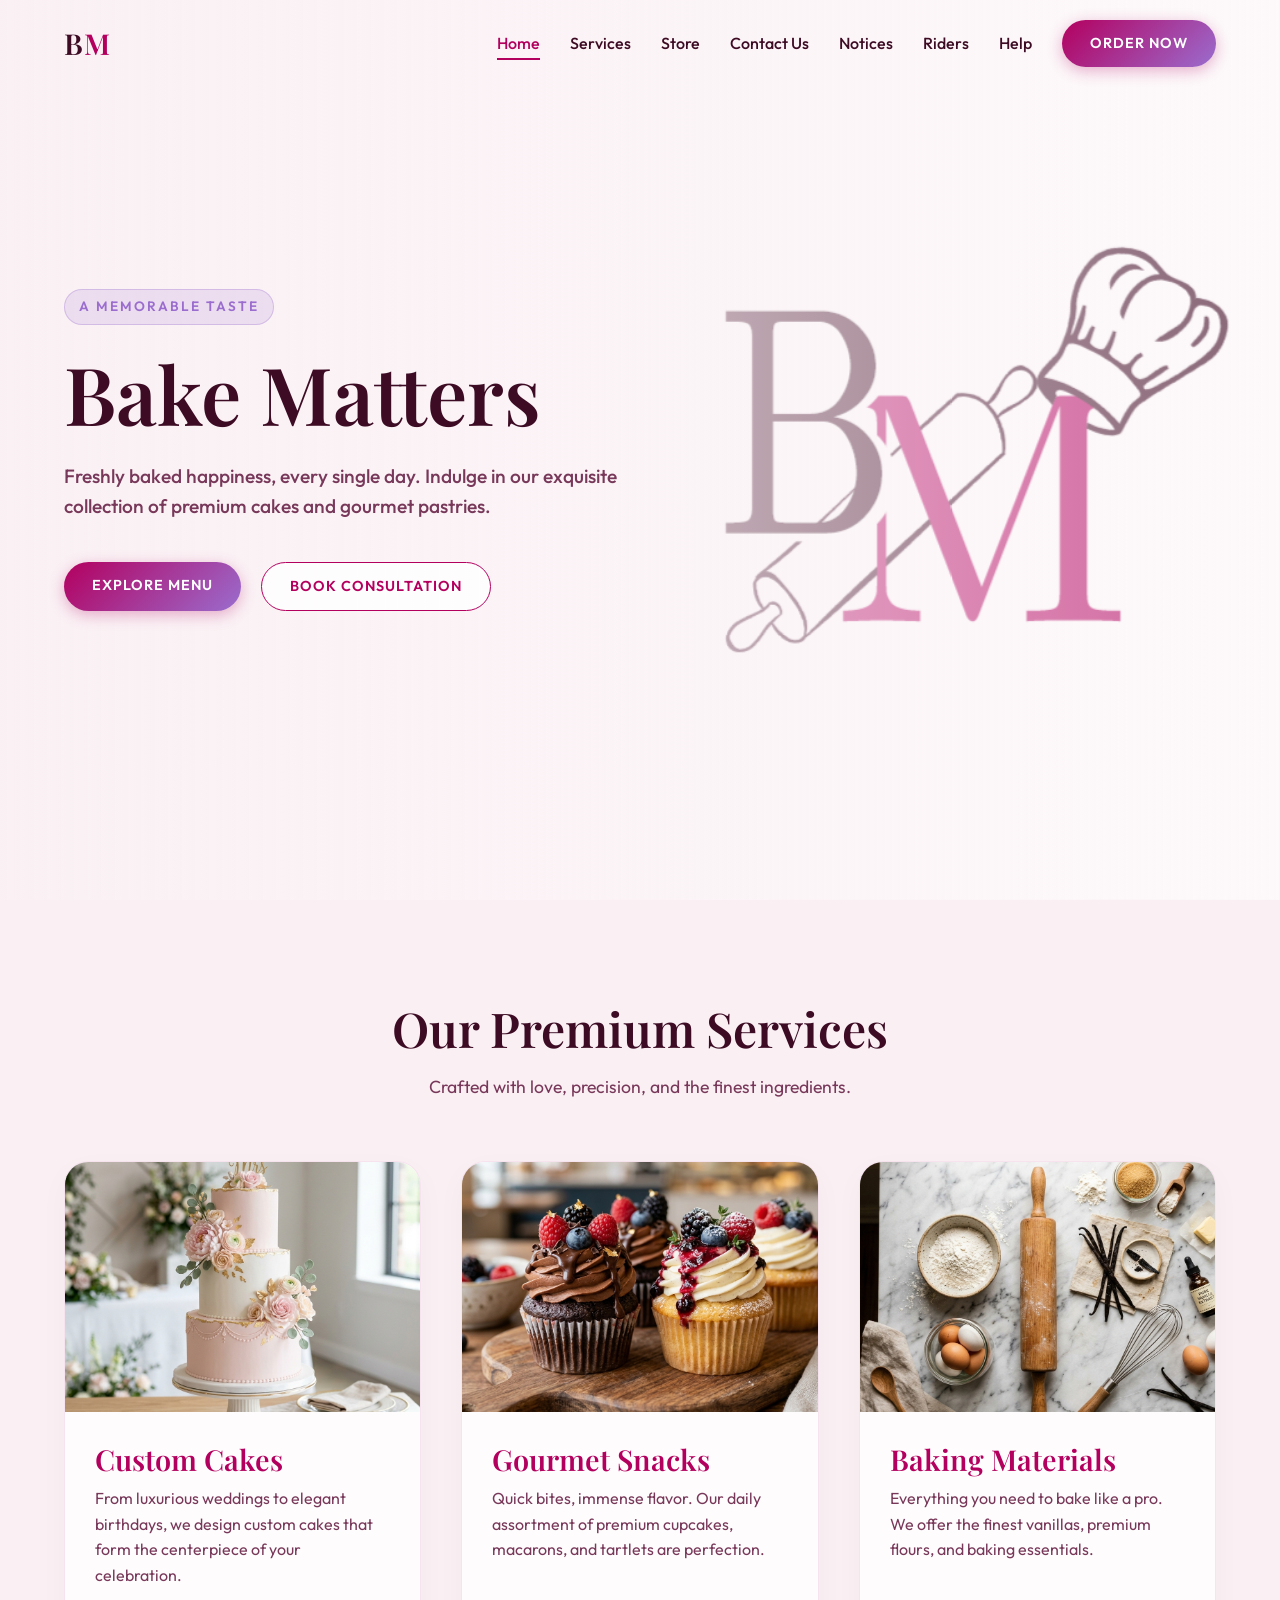
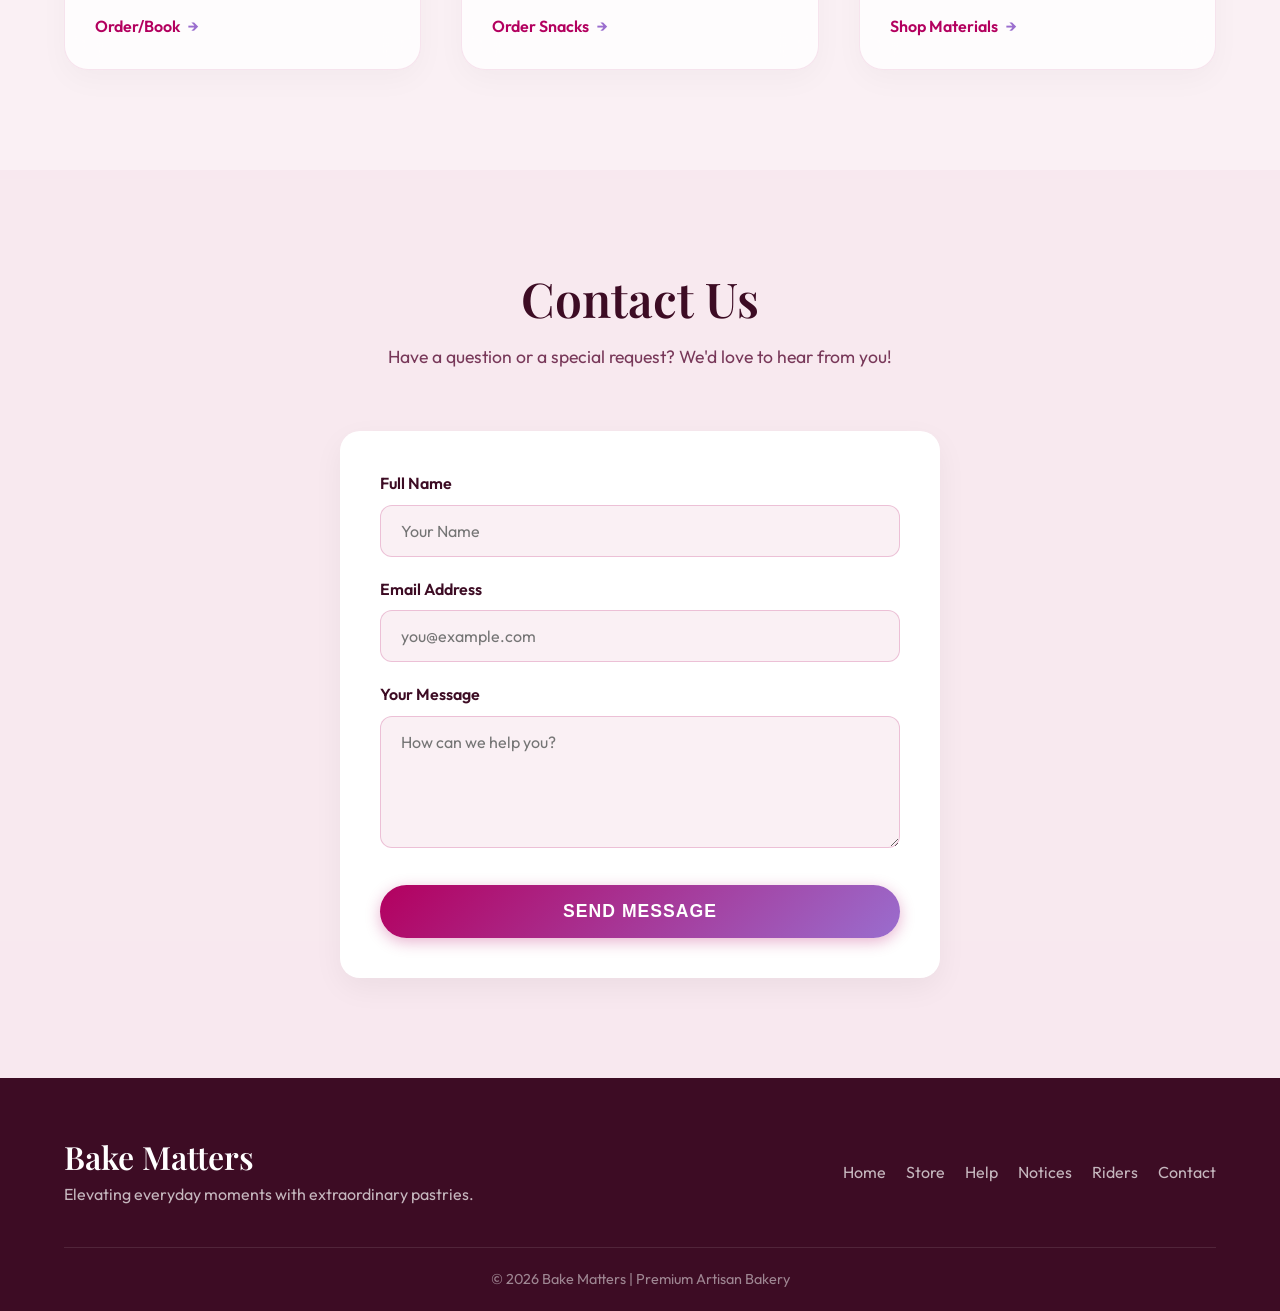
<file: index.html>
<!DOCTYPE html>
<html lang="en">

<head>
  <meta charset="UTF-8" />
  <meta name="viewport" content="width=device-width, initial-scale=1.0" />
  <meta name="description"
    content="Premium custom cakes and freshly baked desserts in your city. Order today for the best baking materials and snacks." />
  <title>Bake Matters | Premium Artisan Bakery</title>

  <link rel="preconnect" href="https://fonts.googleapis.com">
  <link rel="preconnect" href="https://fonts.gstatic.com" crossorigin>
  <link
    href="https://fonts.googleapis.com/css2?family=Outfit:wght@300;400;600;800&family=Playfair+Display:ital,wght@0,600;1,600&display=swap"
    rel="stylesheet">

  <link rel="stylesheet" href="style.css">
  <script src="main.js" defer></script>
</head>

<body>

  <header id="navbar">
    <div class="site-logo">B<span>M</span></div>
    <nav>
      <a href="index.html#home">Home</a>
      <a href="index.html#services">Services</a>
      <a href="store.html">Store</a>
      <a href="index.html#contact">Contact Us</a>
      <a href="notices.html">Notices</a>
      <a href="riders.html">Riders</a>
      <a href="help.html">Help</a>
      <a href="store.html" class="main-button">Order Now</a>
    </nav>
    <button class="mobile-menu-toggle" id="mobile-menu-toggle" aria-label="Toggle Menu">
      <span></span>
      <span></span>
      <span></span>
    </button>
  </header>

  <main>
    <section id="home" class="main-container">
      <div class="main-background">
        <img src="Logo/BML-LogoScaled-Left-rpblack.png" alt="Elegant modern bakery interior" class="main-image" />
        <div class="color-overlay"></div>
      </div>
      <div class="main-text">
        <span class="small-badge">A memorable taste</span>
        <h1 class="animate-up">Bake Matters</h1>
        <p class="animate-up delay-short">Freshly baked happiness, every single day. Indulge in our exquisite collection
          of
          premium cakes and gourmet pastries.</p>
        <div class="main-buttons animate-up delay-long">
          <a href="#services" class="main-button">Explore Menu</a>
          <a href="#contact" class="bordered-button">Book Consultation</a>
        </div>
      </div>
    </section>

    <section id="services" class="content-block">
      <div class="block-title animate-up">
        <h2>Our Premium Services</h2>
        <p>Crafted with love, precision, and the finest ingredients.</p>
      </div>

      <div class="grid-of-cards">
        <div class="info-card animate-up">
          <div class="image-wrapper">
            <img src="assets/cake.png" alt="Custom tier cake with pink and gold accents">
          </div>
          <div class="card-description">
            <h3>Custom Cakes</h3>
            <p>From luxurious weddings to elegant birthdays, we design custom cakes that form the centerpiece of your
              celebration.</p>
            <a href="store.html" class="link-with-arrow">Order/Book <span>&rarr;</span></a>
          </div>
        </div>

        <div class="info-card animate-up delay-short">
          <div class="image-wrapper">
            <img src="assets/cupcakes.png" alt="Delicious gourmet cupcakes">
          </div>
          <div class="card-description">
            <h3>Gourmet Snacks</h3>
            <p>Quick bites, immense flavor. Our daily assortment of premium cupcakes, macarons, and tartlets are
              perfection.</p>
            <a href="store.html" class="link-with-arrow">Order Snacks <span>&rarr;</span></a>
          </div>
        </div>

        <div class="info-card animate-up delay-long">
          <div class="image-wrapper">
            <img src="assets/materials.png" alt="Premium baking ingredients">
          </div>
          <div class="card-description">
            <h3>Baking Materials</h3>
            <p>Everything you need to bake like a pro. We offer the finest vanillas, premium flours, and baking
              essentials.</p>
            <a href="store.html" class="link-with-arrow">Shop Materials <span>&rarr;</span></a>
          </div>
        </div>
      </div>
      </div>
    </section>

    <section id="contact" class="content-block" style="background: rgba(179, 0, 95, 0.03);">
      <div class="block-title animate-up">
        <h2>Contact Us</h2>
        <p>Have a question or a special request? We'd love to hear from you!</p>
      </div>

      <div class="animate-up delay-short"
        style="max-width: 600px; margin: 0 auto; background: white; padding: 40px; border-radius: 20px; box-shadow: 0 10px 30px rgba(0,0,0,0.05);">
        <form id="contact-form" action="https://formspree.io/f/mpqkqeel" method="POST">
          <div class="form-group" style="margin-bottom: 20px; text-align: left;">
            <label for="contact-name"
              style="display:block; font-weight: 600; margin-bottom: 8px; color: var(--text-main);">Full Name</label>
            <input type="text" id="contact-name" name="name" class="checkout-input" placeholder="Your Name" required>
          </div>
          <div class="form-group" style="margin-bottom: 20px; text-align: left;">
            <label for="contact-email"
              style="display:block; font-weight: 600; margin-bottom: 8px; color: var(--text-main);">Email
              Address</label>
            <input type="email" id="contact-email" name="email" class="checkout-input" placeholder="you@example.com"
              required>
          </div>
          <div class="form-group" style="margin-bottom: 30px; text-align: left;">
            <label for="contact-message"
              style="display:block; font-weight: 600; margin-bottom: 8px; color: var(--text-main);">Your Message</label>
            <textarea id="contact-message" name="message" class="checkout-input" rows="5"
              placeholder="How can we help you?" required></textarea>
          </div>
          <button type="submit" class="main-button full-width">Send Message</button>
        </form>
      </div>
    </section>
  </main>

  <footer>
    <div class="footer-top-section">
      <div class="footer-about">
        <h2>Bake Matters</h2>
        <p>Elevating everyday moments with extraordinary pastries.</p>
      </div>
      <div class="footer-menu">
        <a href="index.html#home">Home</a>
        <a href="store.html">Store</a>
        <a href="help.html">Help</a>
        <a href="notices.html">Notices</a>
        <a href="riders.html">Riders</a>
        <a href="index.html#contact">Contact</a>
      </div>
    </div>
    <div class="footer-legal">
      <p>&copy; 2026 Bake Matters | Premium Artisan Bakery</p>
    </div>
  </footer>

  <!-- TOAST NOTIFICATIONS -->
  <div id="toast-container"></div>
</body>

</html>
</file>
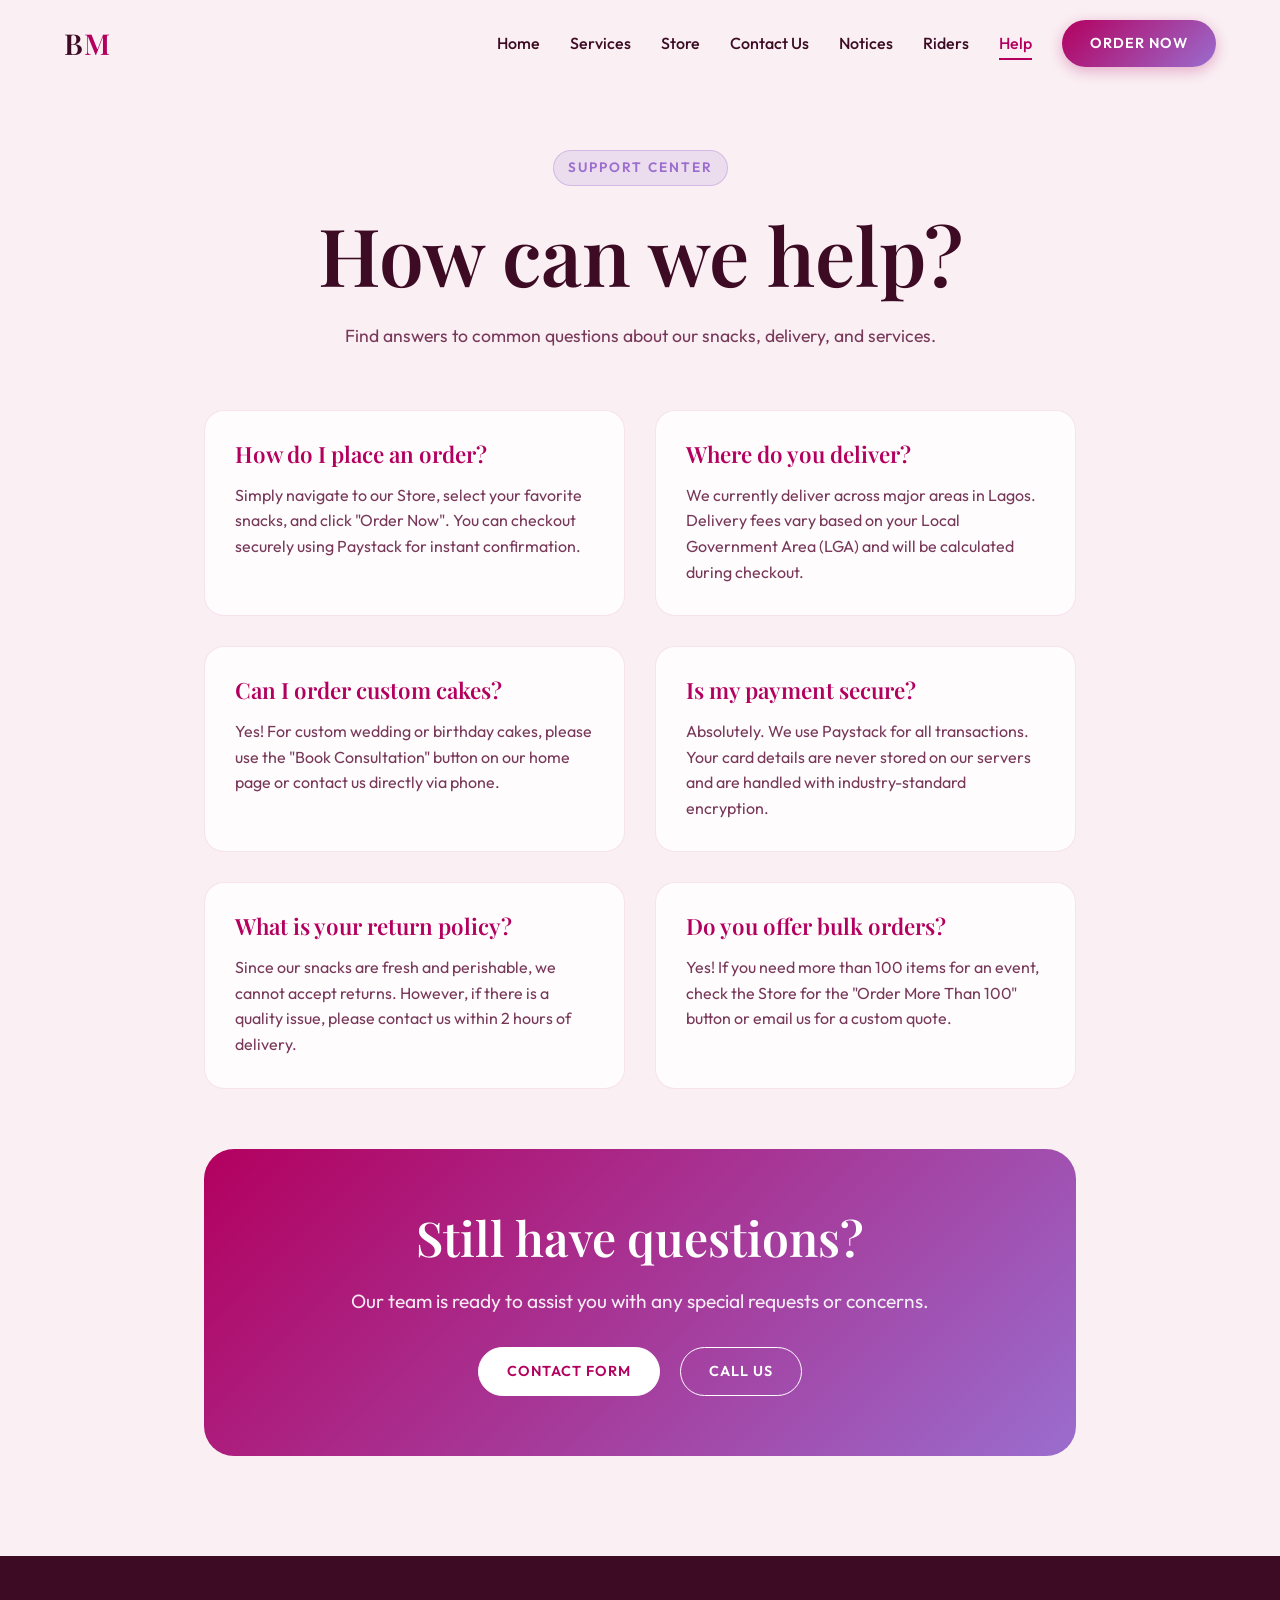
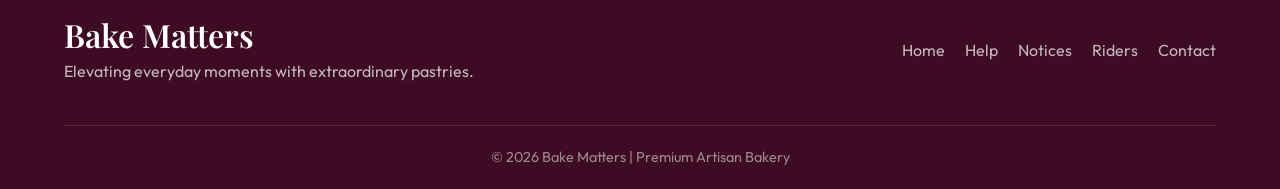
<file: help.html>
<!DOCTYPE html>
<html lang="en">

<head>
    <meta charset="UTF-8" />
    <meta name="viewport" content="width=device-width, initial-scale=1.0" />
    <meta name="description" content="Get help and find answers to frequently asked questions about Bake Matters." />
    <title>Help & FAQ | Bake Matters</title>

    <link rel="preconnect" href="https://fonts.googleapis.com">
    <link rel="preconnect" href="https://fonts.gstatic.com" crossorigin>
    <link
        href="https://fonts.googleapis.com/css2?family=Outfit:wght@300;400;600;800&family=Playfair+Display:ital,wght@0,600;1,600&display=swap"
        rel="stylesheet">

    <link rel="stylesheet" href="style.css">
    <script src="main.js" defer></script>
    <style>
        .help-container {
            padding-top: 150px;
            padding-bottom: 100px;
            max-width: 1000px;
            margin: 0 auto;
            padding-left: 5%;
            padding-right: 5%;
        }

        .faq-section {
            margin-bottom: 50px;
        }

        .faq-grid {
            display: grid;
            grid-template-columns: repeat(auto-fit, minmax(300px, 1fr));
            gap: 30px;
            margin-top: 40px;
        }

        .faq-card {
            background: var(--bg-card);
            border: 1px solid rgba(179, 0, 95, 0.1);
            border-radius: 20px;
            padding: 30px;
            backdrop-filter: blur(16px);
            transition: var(--transition);
        }

        .faq-card:hover {
            transform: translateY(-5px);
            border-color: var(--brand-primary);
            box-shadow: 0 10px 30px rgba(179, 0, 95, 0.1);
        }

        .faq-card h3 {
            font-size: 1.4rem;
            margin-bottom: 15px;
            color: var(--brand-primary);
        }

        .faq-card p {
            color: var(--text-muted);
            font-size: 1rem;
            line-height: 1.6;
        }

        .support-banner {
            background: var(--gradient-main);
            color: white;
            padding: 60px;
            border-radius: 30px;
            text-align: center;
            margin-top: 60px;
        }

        .support-banner h2 {
            color: white;
            margin-bottom: 20px;
        }

        .support-banner p {
            font-size: 1.2rem;
            margin-bottom: 30px;
            opacity: 0.9;
        }
    </style>
</head>

<body>

    <header id="navbar" class="has-scrolled">
        <div class="site-logo">B<span>M</span></div>
        <nav>
            <a href="index.html#home">Home</a>
            <a href="index.html#services">Services</a>
            <a href="store.html">Store</a>
            <a href="index.html#contact">Contact Us</a>
            <a href="notices.html">Notices</a>
            <a href="riders.html">Riders</a>
            <a href="help.html">Help</a>
            <a href="store.html" class="main-button">Order Now</a>
        </nav>
        <button class="mobile-menu-toggle" id="mobile-menu-toggle" aria-label="Toggle Menu">
            <span></span>
            <span></span>
            <span></span>
        </button>
    </header>

    <main>
        <div class="help-container">
            <div class="block-title animate-up">
                <span class="small-badge">Support Center</span>
                <h1>How can we help?</h1>
                <p>Find answers to common questions about our snacks, delivery, and services.</p>
            </div>

            <div class="faq-grid">
                <div class="faq-card animate-up delay-short">
                    <h3>How do I place an order?</h3>
                    <p>Simply navigate to our Store, select your favorite snacks, and click "Order Now". You can
                        checkout securely using Paystack for instant confirmation.</p>
                </div>
                <div class="faq-card animate-up delay-short">
                    <h3>Where do you deliver?</h3>
                    <p>We currently deliver across major areas in Lagos. Delivery fees vary based on your Local
                        Government Area (LGA) and will be calculated during checkout.</p>
                </div>
                <div class="faq-card animate-up delay-long">
                    <h3>Can I order custom cakes?</h3>
                    <p>Yes! For custom wedding or birthday cakes, please use the "Book Consultation" button on our home
                        page or contact us directly via phone.</p>
                </div>
                <div class="faq-card animate-up delay-long">
                    <h3>Is my payment secure?</h3>
                    <p>Absolutely. We use Paystack for all transactions. Your card details are never stored on our
                        servers and are handled with industry-standard encryption.</p>
                </div>
                <div class="faq-card animate-up">
                    <h3>What is your return policy?</h3>
                    <p>Since our snacks are fresh and perishable, we cannot accept returns. However, if there is a
                        quality issue, please contact us within 2 hours of delivery.</p>
                </div>
                <div class="faq-card animate-up">
                    <h3>Do you offer bulk orders?</h3>
                    <p>Yes! If you need more than 100 items for an event, check the Store for the "Order More Than 100"
                        button or email us for a custom quote.</p>
                </div>
            </div>

            <section class="support-banner animate-up">
                <h2>Still have questions?</h2>
                <p>Our team is ready to assist you with any special requests or concerns.</p>
                <div style="display: flex; gap: 20px; justify-content: center; flex-wrap: wrap;">
                    <a href="index.html#contact" class="bordered-button"
                        style="background: white; border-color: white;">Contact Form</a>
                    <a href="tel:+2349067572079" class="bordered-button"
                        style="background: transparent; color: white; border-color: white;">Call Us</a>
                </div>
            </section>
        </div>
    </main>

    <footer>
        <div class="footer-top-section">
            <div class="footer-about">
                <h2>Bake Matters</h2>
                <p>Elevating everyday moments with extraordinary pastries.</p>
            </div>
            <div class="footer-menu">
                <a href="index.html#home">Home</a>
                <a href="help.html">Help</a>
                <a href="notices.html">Notices</a>
                <a href="riders.html">Riders</a>
                <a href="index.html#contact">Contact</a>
            </div>
        </div>
        <div class="footer-legal">
            <p>&copy; 2026 Bake Matters | Premium Artisan Bakery</p>
        </div>
    </footer>

    <div id="toast-container"></div>
</body>

</html>
</file>
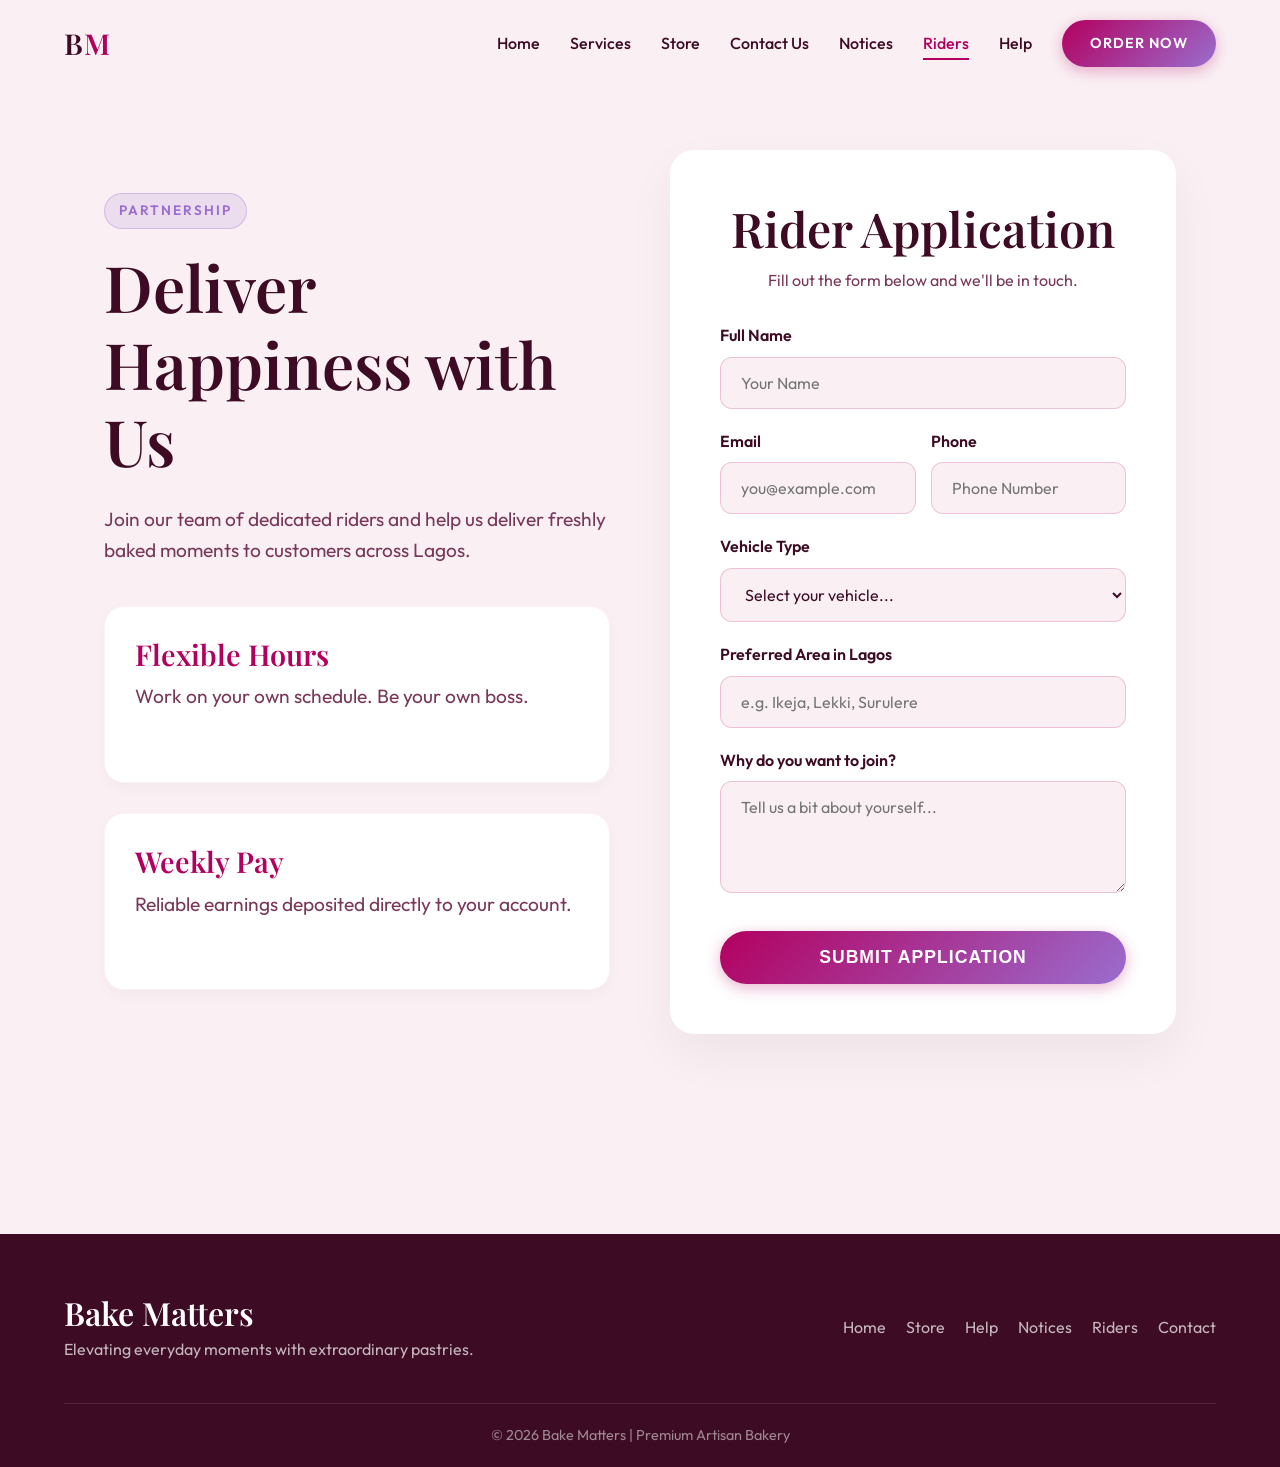
<file: riders.html>
<!DOCTYPE html>
<html lang="en">

<head>
    <meta charset="UTF-8" />
    <meta name="viewport" content="width=device-width, initial-scale=1.0" />
    <meta name="description"
        content="Apply to become a delivery partner for Bake Matters. Flexible hours, competitive pay, and great treats." />
    <title>Join as a Rider | Bake Matters</title>

    <link rel="preconnect" href="https://fonts.googleapis.com">
    <link rel="preconnect" href="https://fonts.gstatic.com" crossorigin>
    <link
        href="https://fonts.googleapis.com/css2?family=Outfit:wght@300;400;600;800&family=Playfair+Display:ital,wght@0,600;1,600&display=swap"
        rel="stylesheet">

    <link rel="stylesheet" href="style.css">
    <script src="main.js" defer></script>
    <style>
        .rider-page-container {
            padding-top: 150px;
            padding-bottom: 100px;
            max-width: 1200px;
            margin: 0 auto;
            padding-left: 5%;
            padding-right: 5%;
        }

        .rider-hero {
            display: grid;
            grid-template-columns: 1fr 1fr;
            gap: 60px;
            align-items: center;
            margin-bottom: 100px;
        }

        .rider-hero-text h1 {
            font-size: 4rem;
            margin-bottom: 25px;
        }

        .rider-hero-text p {
            font-size: 1.2rem;
            color: var(--text-muted);
            margin-bottom: 40px;
        }

        .benefits-grid {
            display: grid;
            grid-template-columns: repeat(auto-fit, minmax(250px, 1fr));
            gap: 30px;
        }

        .benefit-card {
            background: white;
            padding: 30px;
            border-radius: 20px;
            box-shadow: 0 5px 15px rgba(0, 0, 0, 0.03);
            border: 1px solid rgba(179, 0, 95, 0.05);
        }

        .benefit-card h3 {
            color: var(--brand-primary);
            margin-bottom: 10px;
        }

        .form-section {
            background: white;
            padding: 50px;
            border-radius: 24px;
            box-shadow: 0 20px 50px rgba(0, 0, 0, 0.05);
            max-width: 700px;
            margin: 0 auto;
        }

        @media (max-width: 968px) {
            .rider-hero {
                grid-template-columns: 1fr;
                text-align: center;
            }

            .rider-hero-text h1 {
                font-size: 3rem;
            }
        }
    </style>
</head>

<body>

    <header id="navbar" class="has-scrolled">
        <div class="site-logo">B<span>M</span></div>
        <nav>
            <a href="index.html#home">Home</a>
            <a href="index.html#services">Services</a>
            <a href="store.html">Store</a>
            <a href="index.html#contact">Contact Us</a>
            <a href="notices.html">Notices</a>
            <a href="riders.html">Riders</a>
            <a href="help.html">Help</a>
            <a href="store.html" class="main-button">Order Now</a>
        </nav>
        <button class="mobile-menu-toggle" id="mobile-menu-toggle" aria-label="Toggle Menu">
            <span></span>
            <span></span>
            <span></span>
        </button>
    </header>

    <main>
        <div class="rider-page-container">
            <section class="rider-hero">
                <div class="rider-hero-text animate-up">
                    <span class="small-badge">Partnership</span>
                    <h1>Deliver Happiness with Us</h1>
                    <p>Join our team of dedicated riders and help us deliver freshly baked moments to customers across
                        Lagos.</p>
                    <div class="benefits-grid">
                        <div class="benefit-card">
                            <h3>Flexible Hours</h3>
                            <p>Work on your own schedule. Be your own boss.</p>
                        </div>
                        <div class="benefit-card">
                            <h3>Weekly Pay</h3>
                            <p>Reliable earnings deposited directly to your account.</p>
                        </div>
                    </div>
                </div>
                <div class="form-section animate-up delay-short">
                    <h2 style="margin-bottom: 10px; text-align: center;">Rider Application</h2>
                    <p style="text-align: center; color: var(--text-muted); margin-bottom: 30px;">Fill out the form
                        below and we'll be in touch.</p>

                    <form id="rider-form" action="https://formspree.io/f/mrerppyl" method="POST">
                        <div class="form-group" style="margin-bottom: 20px;">
                            <label for="rider-name" style="display:block; font-weight: 600; margin-bottom: 8px;">Full
                                Name</label>
                            <input type="text" id="rider-name" name="name" class="checkout-input"
                                placeholder="Your Name" required>
                        </div>
                        <div class="form-group" style="margin-bottom: 20px; display: flex; gap: 15px;">
                            <div style="flex: 1;">
                                <label for="rider-email"
                                    style="display:block; font-weight: 600; margin-bottom: 8px;">Email</label>
                                <input type="email" id="rider-email" name="email" class="checkout-input"
                                    placeholder="you@example.com" required>
                            </div>
                            <div style="flex: 1;">
                                <label for="rider-phone"
                                    style="display:block; font-weight: 600; margin-bottom: 8px;">Phone</label>
                                <input type="tel" id="rider-phone" name="phone" class="checkout-input"
                                    placeholder="Phone Number" required>
                            </div>
                        </div>
                        <div class="form-group" style="margin-bottom: 20px;">
                            <label for="rider-vehicle"
                                style="display:block; font-weight: 600; margin-bottom: 8px;">Vehicle Type</label>
                            <select id="rider-vehicle" name="vehicle" class="checkout-input" required>
                                <option value="" disabled selected>Select your vehicle...</option>
                                <option value="motorbike">Motorbike</option>
                                <option value="bicycle">Bicycle</option>
                                <option value="car">Car (For Bulk/Special orders)</option>
                                <option value="other">Other</option>
                            </select>
                        </div>
                        <div class="form-group" style="margin-bottom: 20px;">
                            <label for="rider-location"
                                style="display:block; font-weight: 600; margin-bottom: 8px;">Preferred Area in
                                Lagos</label>
                            <input type="text" id="rider-location" name="location" class="checkout-input"
                                placeholder="e.g. Ikeja, Lekki, Surulere" required>
                        </div>
                        <div class="form-group" style="margin-bottom: 30px;">
                            <label for="rider-message" style="display:block; font-weight: 600; margin-bottom: 8px;">Why
                                do you want to join?</label>
                            <textarea id="rider-message" name="message" class="checkout-input" rows="4"
                                placeholder="Tell us a bit about yourself..." required></textarea>
                        </div>
                        <button type="submit" class="main-button full-width">Submit Application</button>
                    </form>
                </div>
            </section>
        </div>
    </main>

    <footer>
        <div class="footer-top-section">
            <div class="footer-about">
                <h2>Bake Matters</h2>
                <p>Elevating everyday moments with extraordinary pastries.</p>
            </div>
            <div class="footer-menu">
                <a href="index.html#home">Home</a>
                <a href="store.html">Store</a>
                <a href="help.html">Help</a>
                <a href="notices.html">Notices</a>
                <a href="riders.html">Riders</a>
                <a href="index.html#contact">Contact</a>
            </div>
        </div>
        <div class="footer-legal">
            <p>&copy; 2026 Bake Matters | Premium Artisan Bakery</p>
        </div>
    </footer>

    <div id="toast-container"></div>
</body>

</html>
</file>
<file: style.css>
:root {
  --bg-main: #faf0f4;
  --bg-card: rgba(255, 255, 255, 0.8);
  --text-main: #3d0c24;
  --text-muted: #783859;
  --brand-primary: #b3005f;
  --brand-primary-hover: #8a0048;
  --brand-secondary: #ffb6c1;
  --accent-purple: #9a6dce;
  --gradient-main: linear-gradient(135deg, #b3005f, #9a6dce);
  --font-main: 'Outfit', sans-serif;
  --font-display: 'Playfair Display', serif;
  --transition: all 0.4s cubic-bezier(0.25, 1, 0.5, 1);
}

* {
  margin: 0;
  padding: 0;
  box-sizing: border-box;
}

html {
  scroll-behavior: smooth;
}

body {
  font-family: var(--font-main);
  background-color: var(--bg-main);
  color: var(--text-main);
  line-height: 1.6;
  overflow-x: hidden;
}

/* Typography */
h1,
h2,
h3 {
  font-family: var(--font-display);
  font-weight: 600;
  line-height: 1.2;
}

h1 {
  font-size: 5rem;
  color: var(--text-main);
  margin-bottom: 20px;
}

h2 {
  font-size: 3rem;
  margin-bottom: 15px;
  color: var(--text-main);
}

h3 {
  font-size: 1.8rem;
  margin-bottom: 10px;
  color: var(--brand-primary);
}

/* Header & Nav */
header {
  position: fixed;
  top: 0;
  left: 0;
  right: 0;
  display: flex;
  justify-content: space-between;
  align-items: center;
  padding: 20px 5%;
  z-index: 100;
  transition: var(--transition);
  background: transparent;
}

header.has-scrolled {
  background: rgba(255, 255, 255, 0.9);
  backdrop-filter: blur(12px);
  border-bottom: 1px solid rgba(179, 0, 95, 0.1);
  box-shadow: 0 10px 30px rgba(0, 0, 0, 0.05);
  padding: 15px 5%;
}

.site-logo {
  font-family: var(--font-display);
  font-size: 1.8rem;
  font-weight: 600;
  color: var(--text-main);
  letter-spacing: 1px;
}

.site-logo span {
  color: var(--brand-primary);
}

nav {
  display: flex;
  align-items: center;
  gap: 30px;
}

nav a {
  text-decoration: none;
  color: var(--text-main);
  font-size: 1rem;
  font-weight: 500;
  transition: var(--transition);
  position: relative;
}

nav a:not(.main-button)::after {
  content: '';
  position: absolute;
  width: 0;
  height: 2px;
  bottom: -4px;
  left: 0;
  background-color: var(--brand-primary);
  transition: var(--transition);
}

nav a:hover:not(.main-button)::after {
  width: 100%;
}

nav a:hover,
nav a.nav-active {
  color: var(--brand-primary);
}

nav a.nav-active:not(.main-button)::after {
  width: 100%;
}

/* Buttons */
.main-button {
  padding: 12px 28px;
  background: var(--gradient-main);
  color: white !important;
  border-radius: 30px;
  font-weight: 600;
  transition: var(--transition);
  text-transform: uppercase;
  letter-spacing: 1px;
  font-size: 0.9rem;
  border: none;
  cursor: pointer;
  box-shadow: 0 4px 15px rgba(179, 0, 95, 0.3);
  text-decoration: none;
}

.main-button:hover {
  transform: translateY(-2px);
  box-shadow: 0 8px 25px rgba(154, 109, 206, 0.4);
}

.bordered-button {
  padding: 12px 28px;
  background-color: rgba(255, 255, 255, 0.8);
  color: var(--brand-primary);
  border: 1px solid var(--brand-primary);
  border-radius: 30px;
  font-weight: 600;
  transition: var(--transition);
  text-transform: uppercase;
  letter-spacing: 1px;
  font-size: 0.9rem;
  cursor: pointer;
  text-decoration: none;
}

.bordered-button:hover {
  background-color: var(--brand-secondary);
  border-color: var(--brand-secondary);
  color: var(--text-main);
  transform: translateY(-2px);
}

/* Main Container */
.main-container {
  position: relative;
  min-height: 100vh;
  display: flex;
  align-items: center;
  padding: 0 5%;
}

.main-image {
  width: 50%;
  height: 50%;
  object-fit: cover;
  animation: fadeIn 0.8s ease forwards;
}

@keyframes fadeIn {
  from {
    opacity: 0;
    transform: translateX(10px);
  }

  to {
    opacity: 1;
    transform: translateX(0);
  }
}


.main-background {
  position: absolute;
  top: 0;
  left: 0;
  width: 100%;
  height: 100%;
  z-index: -1;
  overflow: hidden;
}

.main-background img {
  width: 100%;
  height: 100%;
  object-fit: cover;
  transform: scale(1.05);
}

.main-background .color-overlay {
  position: absolute;
  top: 0;
  left: 0;
  width: 100%;
  height: 100%;
  background: linear-gradient(to right, rgba(250, 240, 244, 0.95) 0%, rgba(250, 240, 244, 0.8) 40%, rgba(250, 240, 244, 0.4) 100%);
}

.main-text {
  max-width: 600px;
  z-index: 10;
}

.small-badge {
  display: inline-block;
  padding: 6px 14px;
  border-radius: 20px;
  background: rgba(154, 109, 206, 0.15);
  color: var(--accent-purple);
  font-weight: 600;
  font-size: 0.85rem;
  letter-spacing: 2px;
  text-transform: uppercase;
  margin-bottom: 20px;
  border: 1px solid rgba(154, 109, 206, 0.3);
}

.main-text p {
  font-size: 1.2rem;
  color: var(--text-muted);
  margin-bottom: 40px;
  font-weight: 500;
}

.main-buttons {
  display: flex;
  gap: 20px;
}

/* Sections & Cards */
.content-block {
  padding: 100px 5%;
  max-width: 1400px;
  margin: 0 auto;
}

.block-title {
  text-align: center;
  max-width: 700px;
  margin: 0 auto 60px auto;
}

.block-title p {
  color: var(--text-muted);
  font-size: 1.1rem;
}

.grid-of-cards {
  display: grid;
  grid-template-columns: repeat(auto-fit, minmax(320px, 1fr));
  gap: 40px;
}

.info-card {
  background: var(--bg-card);
  border: 1px solid rgba(179, 0, 95, 0.1);
  border-radius: 24px;
  overflow: hidden;
  backdrop-filter: blur(16px);
  -webkit-backdrop-filter: blur(16px);
  transition: var(--transition);
  display: flex;
  flex-direction: column;
  box-shadow: 0 10px 30px rgba(0, 0, 0, 0.03);
}

.info-card:hover {
  transform: translateY(-10px);
  box-shadow: 0 20px 40px rgba(154, 109, 206, 0.15);
  border-color: rgba(179, 0, 95, 0.3);
}

.image-wrapper {
  width: 100%;
  height: 250px;
  overflow: hidden;
}

.image-wrapper img {
  width: 100%;
  height: 100%;
  object-fit: cover;
  transition: transform 0.6s cubic-bezier(0.25, 1, 0.5, 1);
}

.info-card:hover .image-wrapper img {
  transform: scale(1.1);
}

.card-description {
  padding: 30px;
  flex-grow: 1;
  display: flex;
  flex-direction: column;
}

.card-description p {
  color: var(--text-muted);
  margin-bottom: 25px;
  flex-grow: 1;
}

.link-with-arrow {
  color: var(--brand-primary);
  text-decoration: none;
  font-weight: 600;
  display: inline-flex;
  align-items: center;
  transition: var(--transition);
}

.link-with-arrow span {
  margin-left: 8px;
  color: var(--accent-purple);
  transition: var(--transition);
}

.link-with-arrow:hover {
  color: var(--accent-purple);
}

.link-with-arrow:hover span {
  transform: translateX(5px);
}

/* Elements Animations */
.animate-up {
  opacity: 0;
  transform: translateY(30px);
  transition: opacity 0.8s ease-out, transform 0.8s ease-out;
}

.animate-up.visible {
  opacity: 1;
  transform: translateY(0);
}

.delay-short {
  transition-delay: 0.2s;
}

.delay-long {
  transition-delay: 0.4s;
}

/* Store Specific */
.store-top-banner {
  padding-top: 150px;
  padding-bottom: 50px;
  text-align: center;
  background: var(--gradient-main);
  color: white;
  margin-bottom: 50px;
  border-radius: 0 0 30px 30px;
}

.store-top-banner h1 {
  color: white;
  margin-bottom: 10px;
}

.store-top-banner p {
  font-size: 1.2rem;
  opacity: 0.9;
  color: rgba(255, 255, 255, 0.9);
}

.products-grid {
  display: grid;
  grid-template-columns: repeat(auto-fill, minmax(280px, 1fr));
  gap: 30px;
  padding: 0 5% 100px;
  max-width: 1400px;
  margin: 0 auto;
}

.product-box {
  background: white;
  border-radius: 20px;
  padding: 20px;
  text-align: center;
  box-shadow: 0 5px 15px rgba(0, 0, 0, 0.05);
  transition: var(--transition);
  border: 1px solid rgba(179, 0, 95, 0.05);
}

.product-box:hover {
  transform: translateY(-5px);
  box-shadow: 0 15px 30px rgba(154, 109, 206, 0.15);
  border-color: rgba(179, 0, 95, 0.2);
}

.product-picture {
  width: 100%;
  height: 200px;
  border-radius: 15px;
  object-fit: cover;
  margin-bottom: 15px;
  background: var(--bg-main);
}

.product-box h4 {
  font-size: 1.2rem;
  color: var(--text-main);
  margin-bottom: 10px;
}

.item-price {
  color: var(--brand-primary);
  font-weight: 600;
  font-size: 1.1rem;
  margin-bottom: 15px;
}

.product-box .main-button {
  width: 100%;
  padding: 10px;
}

/* Footer */
footer {
  background: var(--text-main);
  color: white;
  padding: 60px 5% 20px;
}

.footer-top-section {
  display: flex;
  justify-content: space-between;
  align-items: center;
  flex-wrap: wrap;
  gap: 30px;
  margin-bottom: 40px;
}

.footer-about h2 {
  font-size: 2rem;
  margin-bottom: 5px;
  color: white;
}

.footer-about p {
  color: rgba(255, 255, 255, 0.7);
}

.footer-menu {
  display: flex;
  gap: 20px;
}

.footer-menu a {
  color: rgba(255, 255, 255, 0.7);
  text-decoration: none;
  transition: var(--transition);
}

.footer-menu a:hover {
  color: var(--brand-secondary);
}

.footer-legal {
  text-align: center;
  padding-top: 20px;
  border-top: 1px solid rgba(255, 255, 255, 0.1);
  color: rgba(255, 255, 255, 0.5);
  font-size: 0.9rem;
}

/* Hamburger Menu Toggle */
.mobile-menu-toggle {
  display: none;
  flex-direction: column;
  justify-content: space-between;
  width: 30px;
  height: 21px;
  background: transparent;
  border: none;
  cursor: pointer;
  padding: 0;
  z-index: 1001;
}

.mobile-menu-toggle span {
  width: 100%;
  height: 3px;
  background-color: var(--brand-primary);
  border-radius: 10px;
  transition: all 0.3s ease-in-out;
}

.mobile-menu-toggle.active span:nth-child(1) {
  transform: translateY(9px) rotate(45deg);
}

.mobile-menu-toggle.active span:nth-child(2) {
  opacity: 0;
}

.mobile-menu-toggle.active span:nth-child(3) {
  transform: translateY(-9px) rotate(-45deg);
}

@media (max-width: 768px) {
  h1 {
    font-size: 2.8rem;
  }

  h2 {
    font-size: 2rem;
  }

  .mobile-menu-toggle {
    display: flex;
  }

  nav {
    display: flex;
    position: fixed;
    top: 0;
    right: -100%;
    width: 80%;
    max-width: 300px;
    height: 100vh;
    background: white;
    flex-direction: column;
    padding: 100px 40px;
    gap: 20px;
    box-shadow: -10px 0 30px rgba(0, 0, 0, 0.1);
    transition: all 0.4s cubic-bezier(0.25, 1, 0.5, 1);
    z-index: 1000;
  }

  nav.active {
    right: 0;
  }

  nav a {
    margin: 0;
    font-size: 1.2rem;
    width: 100%;
  }

  nav a:last-child {
    margin-top: 20px;
  }

  .main-buttons {
    flex-direction: column;
    gap: 15px;
  }

  .main-background .color-overlay {
    background: linear-gradient(to bottom, rgba(250, 240, 244, 0.8) 0%, rgba(250, 240, 244, 0.95) 100%);
  }
}

/* Store Categories layout */
.store-wrapper {
  max-width: 1400px;
  margin: 0 auto;
  padding: 0 5% 100px;
  overflow: hidden;
  position: relative;
  min-height: 50vh;
}

.store-categories {
  display: flex;
  flex-direction: column;
  gap: 20px;
  transition: all 0.4s ease;
  width: 100%;
}

.category-btn {
  display: flex;
  justify-content: space-between;
  align-items: center;
  background: white;
  border: 1px solid rgba(179, 0, 95, 0.1);
  padding: 30px 40px;
  border-radius: 20px;
  cursor: pointer;
  text-align: left;
  transition: var(--transition);
  box-shadow: 0 5px 15px rgba(0, 0, 0, 0.03);
}

.category-btn:hover {
  transform: translateY(-5px);
  box-shadow: 0 15px 30px rgba(154, 109, 206, 0.15);
  border-color: rgba(179, 0, 95, 0.3);
}

.category-btn h3 {
  font-family: var(--font-display);
  font-size: 2rem;
  color: var(--text-main);
  margin-bottom: 5px;
}

.category-btn p {
  color: var(--text-muted);
  font-family: var(--font-main);
  font-size: 1.1rem;
}

.category-btn span {
  font-size: 2rem;
  color: var(--brand-primary);
  transition: var(--transition);
}

.category-btn:hover span {
  transform: translateX(10px);
}

.store-controls {
  display: flex;
  justify-content: space-between;
  align-items: center;
  margin-bottom: 40px;
  flex-wrap: wrap;
  gap: 20px;
}

.search-input {
  padding: 12px 20px;
  border-radius: 30px;
  border: 1px solid rgba(179, 0, 95, 0.3);
  width: 300px;
  font-family: var(--font-main);
  font-size: 1rem;
  outline: none;
  background: rgba(255, 255, 255, 0.8);
  transition: var(--transition);
}

.search-input:focus {
  border-color: var(--brand-primary);
  box-shadow: 0 0 15px rgba(179, 0, 95, 0.1);
}

.back-btn {
  margin-bottom: 0;
}

/* Slide Animations */
.fade-out-left {
  opacity: 0;
  transform: translateX(-50px);
}

.fade-in-left {
  opacity: 0;
  transform: translateX(-50px);
  animation: slideInFromLeft 0.4s forwards;
}

@keyframes slideInFromLeft {
  to {
    opacity: 1;
    transform: translateX(0);
  }
}

.store-content-area {
  opacity: 0;
  transform: translateX(50px);
  transition: all 0.4s ease;
}

.fade-in-right {
  opacity: 1;
  transform: translateX(0);
}

.fade-out-right {
  opacity: 0;
  transform: translateX(50px);
}

/* Checkout Modal */
.checkout-modal-overlay {
  position: fixed;
  top: 0;
  left: 0;
  width: 100vw;
  height: 100vh;
  background: rgba(61, 12, 36, 0.6);
  backdrop-filter: blur(5px);
  z-index: 1000;
  display: flex;
  justify-content: center;
  align-items: center;
  opacity: 0;
  visibility: hidden;
  transition: all 0.3s ease;
}

.checkout-modal-overlay.active {
  opacity: 1;
  visibility: visible;
}

.checkout-modal-box {
  background: white;
  padding: 40px;
  border-radius: 24px;
  width: 90%;
  max-width: 450px;
  box-shadow: 0 20px 40px rgba(0, 0, 0, 0.2);
  position: relative;
  transform: translateY(20px);
  transition: transform 0.4s cubic-bezier(0.25, 1, 0.5, 1);
}

.checkout-modal-overlay.active .checkout-modal-box {
  transform: translateY(0);
}

.close-modal-btn {
  position: absolute;
  top: 20px;
  right: 20px;
  background: none;
  border: none;
  font-size: 2rem;
  color: var(--text-muted);
  cursor: pointer;
  line-height: 1;
  transition: var(--transition);
}

.close-modal-btn:hover {
  color: var(--brand-primary);
  transform: scale(1.1);
}

.checkout-modal-box h2 {
  font-size: 2rem;
  margin-bottom: 20px;
  color: var(--text-main);
  text-align: center;
}

.checkout-item-info {
  background: var(--bg-main);
  padding: 20px;
  border-radius: 15px;
  margin-bottom: 25px;
  text-align: center;
  border: 1px solid rgba(179, 0, 95, 0.1);
}

.checkout-item-name {
  font-weight: 600;
  color: var(--text-main);
  font-size: 1.2rem;
  margin-bottom: 5px;
}

.checkout-item-price {
  color: var(--brand-primary);
  font-size: 1.5rem;
  font-weight: 800;
  font-family: var(--font-display);
}

.form-group {
  margin-bottom: 25px;
}

.form-group label {
  display: block;
  font-weight: 600;
  margin-bottom: 10px;
  color: var(--text-main);
}

.checkout-input {
  width: 100%;
  padding: 15px 20px;
  border-radius: 12px;
  border: 1px solid rgba(179, 0, 95, 0.2);
  font-family: var(--font-main);
  font-size: 1rem;
  transition: var(--transition);
  background: #faf0f4;
  color: var(--text-main);
}

.checkout-input:focus {
  outline: none;
  border-color: var(--brand-primary);
  box-shadow: 0 0 0 3px rgba(179, 0, 95, 0.1);
  background: white;
}

textarea.checkout-input {
  resize: vertical;
}

.checkout-total {
  background: rgba(179, 0, 95, 0.05);
  padding: 15px 20px;
  border-radius: 12px;
  margin-bottom: 25px;
  text-align: right;
  border-top: 2px dashed rgba(179, 0, 95, 0.2);
}

.checkout-total p {
  color: var(--text-muted);
  font-size: 0.95rem;
  margin-bottom: 5px;
}

.checkout-total h3 {
  color: var(--brand-primary);
  font-size: 1.4rem;
  margin-bottom: 0;
}

.full-width {
  width: 100%;
  padding: 16px;
  font-size: 1.1rem;
}

.error-msg {
  color: #ff3366;
  font-size: 0.85rem;
  margin-top: 8px;
  font-weight: 500;
}
</file>
